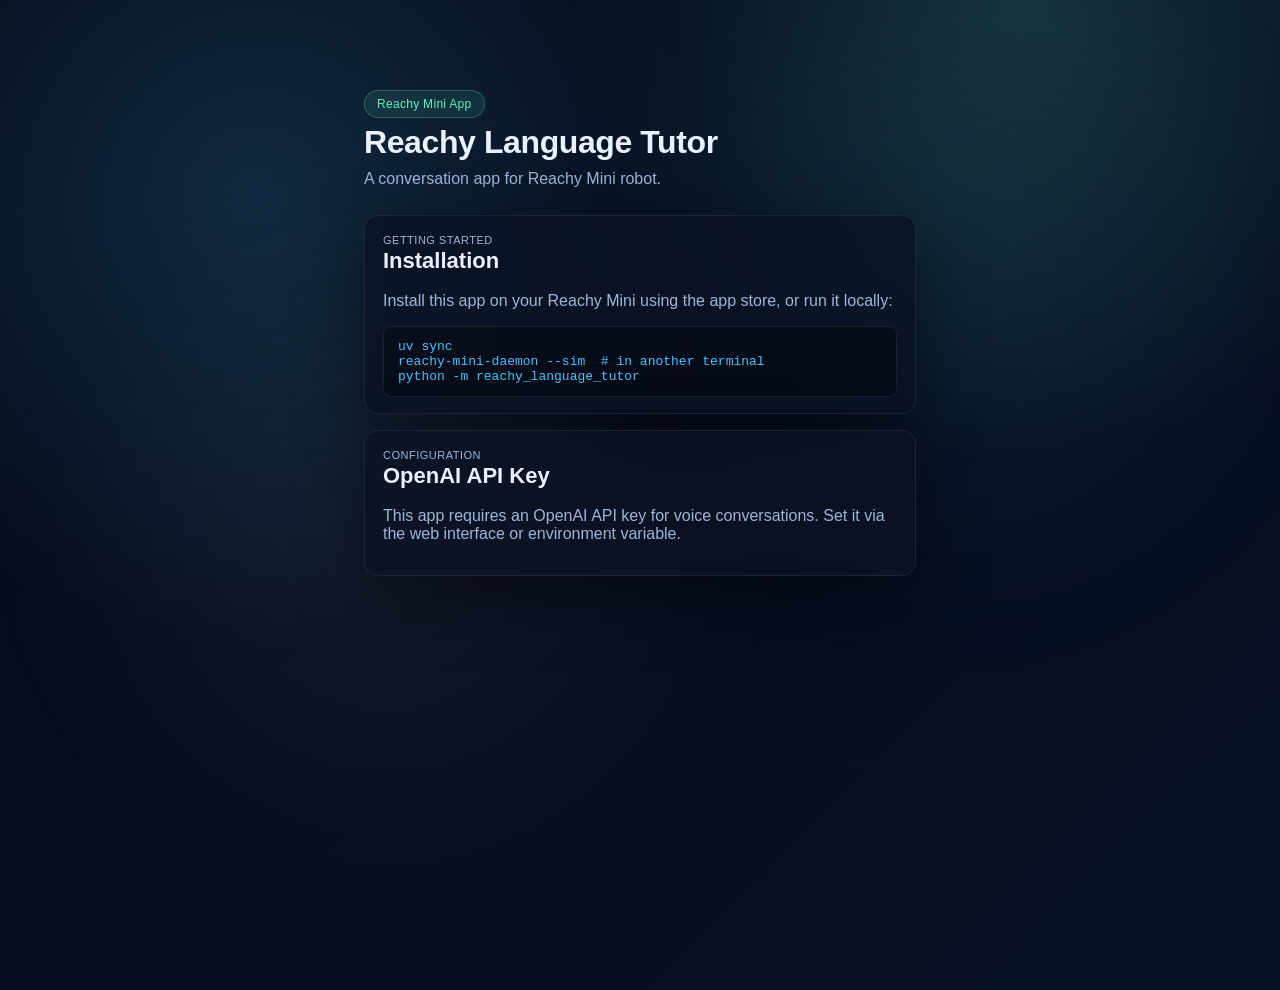
<file: reachy_language_tutor/index.html>
<!doctype html>
<html lang="en">
  <head>
    <meta charset="utf-8" />
    <meta name="viewport" content="width=device-width, initial-scale=1" />
    <title>Reachy Language Tutor</title>
    <link rel="stylesheet" href="style.css" />
  </head>
  <body>
    <div class="ambient"></div>
    <div class="container">
      <header class="hero">
        <div class="pill">Reachy Mini App</div>
        <h1>Reachy Language Tutor</h1>
        <p class="subtitle">A conversation app for Reachy Mini robot.</p>
      </header>

      <div class="panel">
        <div class="panel-heading">
          <div>
            <p class="eyebrow">Getting Started</p>
            <h2>Installation</h2>
          </div>
        </div>
        <p class="muted">Install this app on your Reachy Mini using the app store, or run it locally:</p>
        <pre><code>uv sync
reachy-mini-daemon --sim  # in another terminal
python -m reachy_language_tutor</code></pre>
      </div>

      <div class="panel">
        <div class="panel-heading">
          <div>
            <p class="eyebrow">Configuration</p>
            <h2>OpenAI API Key</h2>
          </div>
        </div>
        <p class="muted">This app requires an OpenAI API key for voice conversations. Set it via the web interface or environment variable.</p>
      </div>
    </div>
  </body>
</html>
</file>
<file: reachy_language_tutor/style.css>
:root {
  --bg: #060b1a;
  --bg-2: #071023;
  --panel: rgba(11, 18, 36, 0.8);
  --border: rgba(255, 255, 255, 0.08);
  --text: #eaf2ff;
  --muted: #9fb6d7;
  --accent: #45c4ff;
  --accent-2: #5ef0c1;
  --shadow: 0 20px 70px rgba(0, 0, 0, 0.45);
}

* { box-sizing: border-box; }
body {
  margin: 0;
  min-height: 100vh;
  font-family: "Space Grotesk", "Inter", "Segoe UI", sans-serif;
  background: radial-gradient(circle at 20% 20%, rgba(69, 196, 255, 0.16), transparent 35%),
              radial-gradient(circle at 80% 0%, rgba(94, 240, 193, 0.16), transparent 32%),
              linear-gradient(135deg, var(--bg), var(--bg-2));
  color: var(--text);
}

.ambient {
  position: fixed;
  inset: 0;
  background: radial-gradient(circle at 30% 60%, rgba(255, 255, 255, 0.05), transparent 35%),
              radial-gradient(circle at 75% 30%, rgba(69, 196, 255, 0.08), transparent 32%);
  filter: blur(60px);
  z-index: 0;
  pointer-events: none;
}

.container {
  position: relative;
  max-width: 600px;
  margin: 10vh auto;
  padding: 0 24px 40px;
  z-index: 1;
}

.hero {
  margin-bottom: 24px;
}
.hero h1 {
  margin: 6px 0 6px;
  font-size: 32px;
  letter-spacing: -0.4px;
}
.subtitle {
  margin: 0;
  color: var(--muted);
  line-height: 1.5;
}
.pill {
  display: inline-flex;
  align-items: center;
  gap: 6px;
  padding: 6px 12px;
  border-radius: 999px;
  background: rgba(94, 240, 193, 0.1);
  color: var(--accent-2);
  font-size: 12px;
  letter-spacing: 0.3px;
  border: 1px solid rgba(94, 240, 193, 0.25);
}

.panel {
  background: var(--panel);
  border: 1px solid var(--border);
  border-radius: 14px;
  padding: 18px 18px 16px;
  box-shadow: var(--shadow);
  backdrop-filter: blur(10px);
  margin-top: 16px;
}
.panel-heading {
  display: flex;
  align-items: center;
  justify-content: space-between;
  gap: 12px;
  margin-bottom: 8px;
}
.panel-heading h2 {
  margin: 2px 0;
  font-size: 22px;
}
.eyebrow {
  margin: 0;
  text-transform: uppercase;
  font-size: 11px;
  letter-spacing: 0.5px;
  color: var(--muted);
}
.muted { color: var(--muted); }

pre {
  background: rgba(0, 0, 0, 0.3);
  border: 1px solid var(--border);
  border-radius: 8px;
  padding: 12px 14px;
  overflow-x: auto;
  margin: 12px 0 0;
}
code {
  font-family: "SF Mono", "Fira Code", monospace;
  font-size: 13px;
  color: var(--accent);
}

@media (max-width: 760px) {
  .hero h1 { font-size: 26px; }
}
</file>
